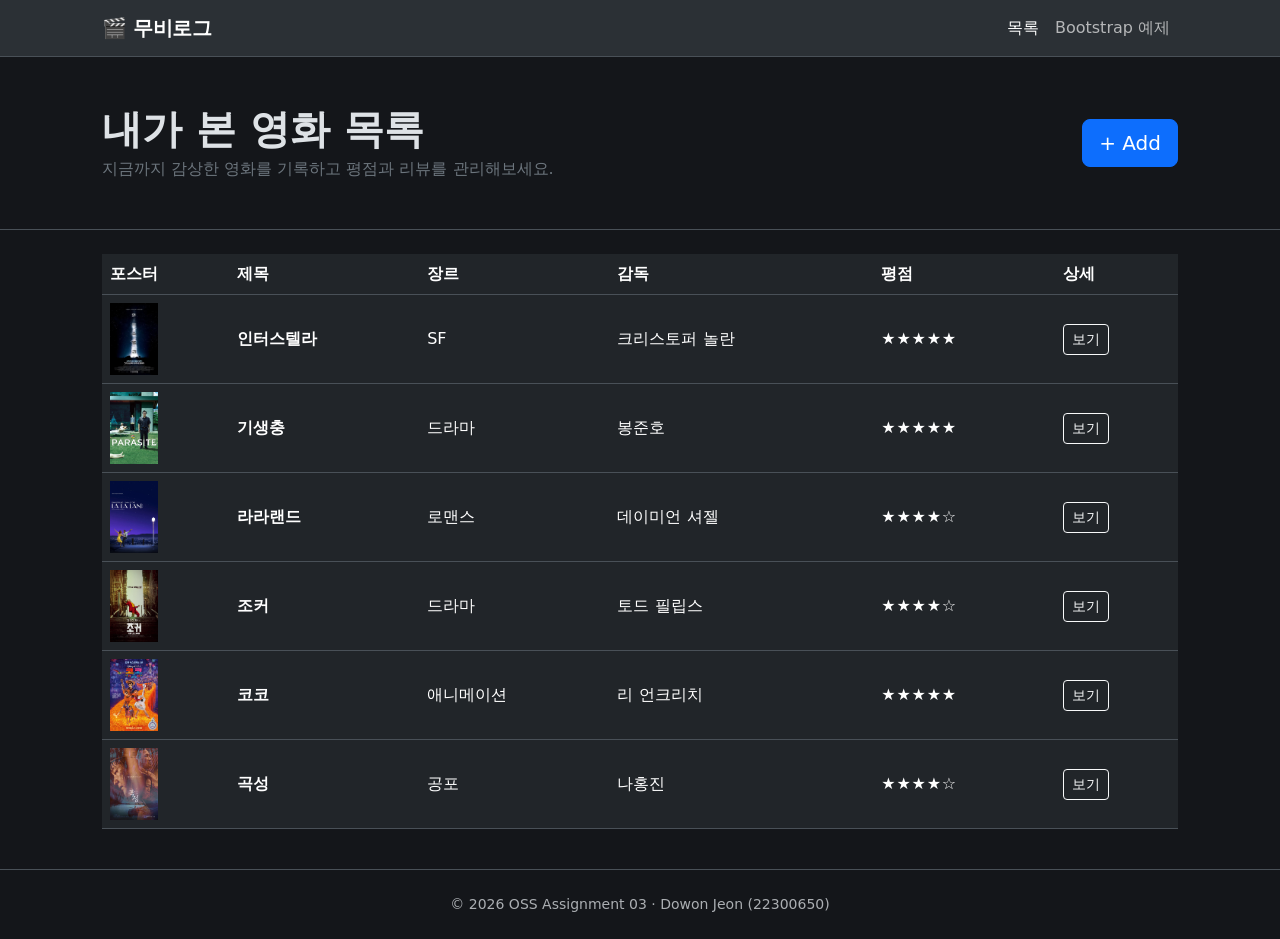
<file: index.html>
<!doctype html>
<html lang="ko" data-bs-theme="dark">
  <head>
    <meta charset="utf-8" />
    <meta name="viewport" content="width=device-width, initial-scale=1" />
    <meta name="description" content="무비로그 - 나만의 영화 감상 기록" />
    <meta name="author" content="jeondowon" />
    <title>무비로그 · 영화 목록</title>
    <link
      href="https://cdn.jsdelivr.net/npm/bootstrap@5.3.3/dist/css/bootstrap.min.css"
      rel="stylesheet"
      integrity="sha384-QWTKZyjpPEjISv5WaRU9OFeRpok6YctnYmDr5pNlyT2bRjXh0JMhjY6hW+ALEwIH"
      crossorigin="anonymous"
    />
    <link rel="stylesheet" href="my.css" />
  </head>
  <body>
    <nav class="navbar navbar-expand-md bg-body-tertiary border-bottom">
      <div class="container page-container">
        <a class="navbar-brand" href="index.html">🎬 무비로그</a>
        <button
          class="navbar-toggler"
          type="button"
          data-bs-toggle="collapse"
          data-bs-target="#navMenu"
          aria-controls="navMenu"
          aria-expanded="false"
          aria-label="메뉴 열기"
        >
          <span class="navbar-toggler-icon"></span>
        </button>
        <div class="collapse navbar-collapse" id="navMenu">
          <ul class="navbar-nav ms-auto">
            <li class="nav-item">
              <a class="nav-link active" aria-current="page" href="index.html"
                >목록</a
              >
            </li>
            <li class="nav-item">
              <a class="nav-link" href="example.html">Bootstrap 예제</a>
            </li>
          </ul>
        </div>
      </div>
    </nav>

    <header class="page-header py-4 py-md-5">
      <div class="container page-container">
        <div
          class="d-flex flex-column flex-sm-row justify-content-between align-items-sm-center gap-3"
        >
          <div>
            <h1 class="page-title fw-bold mb-1">내가 본 영화 목록</h1>
            <p class="text-secondary mb-0">
              지금까지 감상한 영화를 기록하고 평점과 리뷰를 관리해보세요.
            </p>
          </div>
          <a href="add.html" class="btn btn-primary btn-lg">+ Add</a>
        </div>
      </div>
    </header>

    <main class="container page-container py-4">
      <div class="table-responsive d-none d-md-block">
        <table class="table table-hover align-middle movie-table">
          <thead>
            <tr>
              <th scope="col">포스터</th>
              <th scope="col">제목</th>
              <th scope="col">장르</th>
              <th scope="col">감독</th>
              <th scope="col">평점</th>
              <th scope="col">상세</th>
            </tr>
          </thead>
          <tbody>
            <tr>
              <td>
                <img
                  src="images/interstellar.webp"
                  alt="인터스텔라 포스터"
                  width="48"
                  height="72"
                />
              </td>
              <td class="title-cell">인터스텔라</td>
              <td>SF</td>
              <td>크리스토퍼 놀란</td>
              <td class="rating-stars">★★★★★</td>
              <td>
                <a href="view.html" class="btn btn-sm btn-outline-light"
                  >보기</a
                >
              </td>
            </tr>
            <tr>
              <td>
                <img
                  src="images/parasite.webp"
                  alt="기생충 포스터"
                  width="48"
                  height="72"
                />
              </td>
              <td class="title-cell">기생충</td>
              <td>드라마</td>
              <td>봉준호</td>
              <td class="rating-stars">★★★★★</td>
              <td>
                <a href="view.html" class="btn btn-sm btn-outline-light"
                  >보기</a
                >
              </td>
            </tr>
            <tr>
              <td>
                <img
                  src="images/lalaland.webp"
                  alt="라라랜드 포스터"
                  width="48"
                  height="72"
                />
              </td>
              <td class="title-cell">라라랜드</td>
              <td>로맨스</td>
              <td>데이미언 셔젤</td>
              <td class="rating-stars">★★★★☆</td>
              <td>
                <a href="view.html" class="btn btn-sm btn-outline-light"
                  >보기</a
                >
              </td>
            </tr>
            <tr>
              <td>
                <img
                  src="images/joker.webp"
                  alt="조커 포스터"
                  width="48"
                  height="72"
                />
              </td>
              <td class="title-cell">조커</td>
              <td>드라마</td>
              <td>토드 필립스</td>
              <td class="rating-stars">★★★★☆</td>
              <td>
                <a href="view.html" class="btn btn-sm btn-outline-light"
                  >보기</a
                >
              </td>
            </tr>
            <tr>
              <td>
                <img
                  src="images/coco.webp"
                  alt="코코 포스터"
                  width="48"
                  height="72"
                />
              </td>
              <td class="title-cell">코코</td>
              <td>애니메이션</td>
              <td>리 언크리치</td>
              <td class="rating-stars">★★★★★</td>
              <td>
                <a href="view.html" class="btn btn-sm btn-outline-light"
                  >보기</a
                >
              </td>
            </tr>
            <tr>
              <td>
                <img
                  src="images/goksung.webp"
                  alt="곡성 포스터"
                  width="48"
                  height="72"
                />
              </td>
              <td class="title-cell">곡성</td>
              <td>공포</td>
              <td>나홍진</td>
              <td class="rating-stars">★★★★☆</td>
              <td>
                <a href="view.html" class="btn btn-sm btn-outline-light"
                  >보기</a
                >
              </td>
            </tr>
          </tbody>
        </table>
      </div>

      <div class="movie-mobile-list list-group d-md-none">
        <a href="view.html" class="list-group-item list-group-item-action">
          <img
            class="thumb"
            src="images/interstellar.webp"
            alt="인터스텔라 포스터"
          />
          <div>
            <div class="fw-semibold">인터스텔라</div>
            <div class="small text-secondary">SF · 크리스토퍼 놀란</div>
            <div class="rating-stars small">★★★★★</div>
          </div>
        </a>
        <a href="view.html" class="list-group-item list-group-item-action">
          <img class="thumb" src="images/parasite.webp" alt="기생충 포스터" />
          <div>
            <div class="fw-semibold">기생충</div>
            <div class="small text-secondary">드라마 · 봉준호</div>
            <div class="rating-stars small">★★★★★</div>
          </div>
        </a>
        <a href="view.html" class="list-group-item list-group-item-action">
          <img class="thumb" src="images/lalaland.webp" alt="라라랜드 포스터" />
          <div>
            <div class="fw-semibold">라라랜드</div>
            <div class="small text-secondary">로맨스 · 데이미언 셔젤</div>
            <div class="rating-stars small">★★★★☆</div>
          </div>
        </a>
        <a href="view.html" class="list-group-item list-group-item-action">
          <img class="thumb" src="images/joker.webp" alt="조커 포스터" />
          <div>
            <div class="fw-semibold">조커</div>
            <div class="small text-secondary">드라마 · 토드 필립스</div>
            <div class="rating-stars small">★★★★☆</div>
          </div>
        </a>
        <a href="view.html" class="list-group-item list-group-item-action">
          <img class="thumb" src="images/coco.webp" alt="코코 포스터" />
          <div>
            <div class="fw-semibold">코코</div>
            <div class="small text-secondary">애니메이션 · 리 언크리치</div>
            <div class="rating-stars small">★★★★★</div>
          </div>
        </a>
        <a href="view.html" class="list-group-item list-group-item-action">
          <img class="thumb" src="images/goksung.webp" alt="곡성 포스터" />
          <div>
            <div class="fw-semibold">곡성</div>
            <div class="small text-secondary">공포 · 나홍진</div>
            <div class="rating-stars small">★★★★☆</div>
          </div>
        </a>
      </div>
    </main>

    <footer class="site-footer text-center">
      <div class="container page-container">
        &copy; 2026 OSS Assignment 03 · Dowon Jeon (22300650)
      </div>
    </footer>

    <script
      src="https://cdn.jsdelivr.net/npm/bootstrap@5.3.3/dist/js/bootstrap.bundle.min.js"
      integrity="sha384-YvpcrYf0tY3lHB60NNkmXc5s9fDVZLESaAA55NDzOxhy9GkcIdslK1eN7N6jIeHz"
      crossorigin="anonymous"
    ></script>
  </body>
</html>
</file>
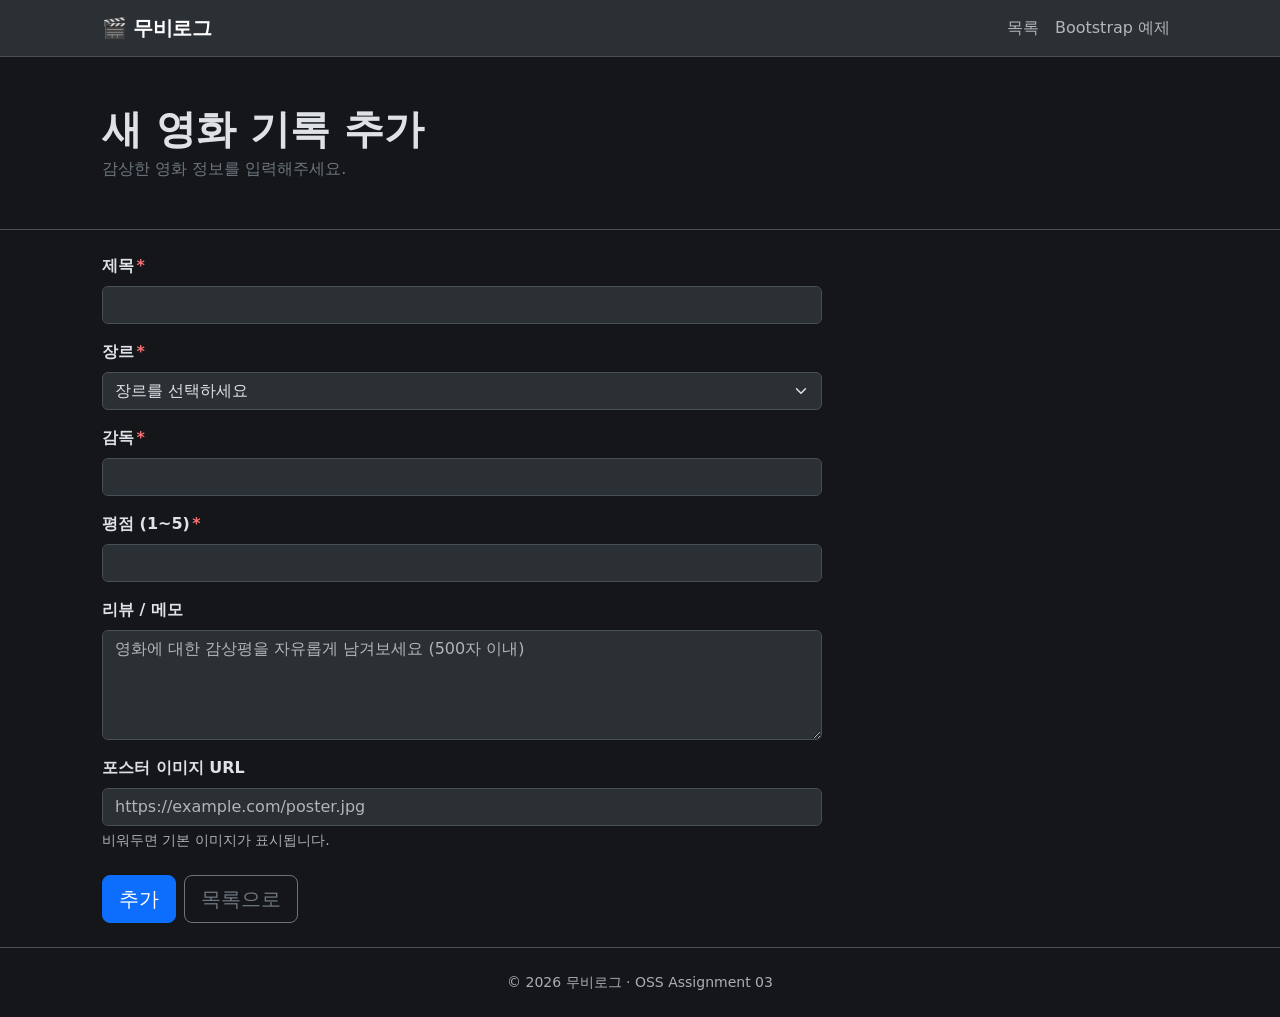
<file: add.html>
<!DOCTYPE html>
<html lang="ko" data-bs-theme="dark">
  <head>
    <meta charset="utf-8" />
    <meta name="viewport" content="width=device-width, initial-scale=1" />
    <meta name="description" content="무비로그 - 영화 기록 추가" />
    <meta name="author" content="jeondowon" />
    <title>무비로그 · 기록 추가</title>
    <link
      href="https://cdn.jsdelivr.net/npm/bootstrap@5.3.3/dist/css/bootstrap.min.css"
      rel="stylesheet"
      integrity="sha384-QWTKZyjpPEjISv5WaRU9OFeRpok6YctnYmDr5pNlyT2bRjXh0JMhjY6hW+ALEwIH"
      crossorigin="anonymous"
    />
    <link rel="stylesheet" href="my.css" />
  </head>
  <body>
    <nav class="navbar navbar-expand-md bg-body-tertiary border-bottom">
      <div class="container page-container">
        <a class="navbar-brand" href="index.html">🎬 무비로그</a>
        <button
          class="navbar-toggler"
          type="button"
          data-bs-toggle="collapse"
          data-bs-target="#navMenu"
          aria-controls="navMenu"
          aria-expanded="false"
          aria-label="메뉴 열기"
        >
          <span class="navbar-toggler-icon"></span>
        </button>
        <div class="collapse navbar-collapse" id="navMenu">
          <ul class="navbar-nav ms-auto">
            <li class="nav-item">
              <a class="nav-link" href="index.html">목록</a>
            </li>
            <li class="nav-item">
              <a class="nav-link" href="example.html">Bootstrap 예제</a>
            </li>
          </ul>
        </div>
      </div>
    </nav>

    <header class="page-header py-4 py-md-5">
      <div class="container page-container">
        <h1 class="page-title fw-bold mb-1">새 영화 기록 추가</h1>
        <p class="text-secondary mb-0">감상한 영화 정보를 입력해주세요.</p>
      </div>
    </header>

    <main class="container page-container py-4">
      <form class="form-card" action="index.html" method="get" onsubmit="return validateAddForm();">
        <div class="mb-3">
          <label for="title" class="form-label">제목<span class="required-mark">*</span></label>
          <input
            type="text"
            class="form-control"
            id="title"
            name="title"
            minlength="1"
            maxlength="80"
            required
          />
        </div>

        <div class="mb-3">
          <label for="genre" class="form-label">장르<span class="required-mark">*</span></label>
          <select class="form-select" id="genre" name="genre" required>
            <option value="" selected disabled>장르를 선택하세요</option>
            <option value="액션">액션</option>
            <option value="드라마">드라마</option>
            <option value="코미디">코미디</option>
            <option value="SF">SF</option>
            <option value="공포">공포</option>
            <option value="로맨스">로맨스</option>
            <option value="애니메이션">애니메이션</option>
            <option value="다큐멘터리">다큐멘터리</option>
            <option value="스릴러">스릴러</option>
            <option value="판타지">판타지</option>
          </select>
        </div>

        <div class="mb-3">
          <label for="director" class="form-label">감독<span class="required-mark">*</span></label>
          <input type="text" class="form-control" id="director" name="director" required />
        </div>

        <div class="mb-3">
          <label for="rating" class="form-label">평점 (1~5)<span class="required-mark">*</span></label>
          <input
            type="number"
            class="form-control"
            id="rating"
            name="rating"
            min="1"
            max="5"
            step="1"
            required
          />
        </div>

        <div class="mb-3">
          <label for="review" class="form-label">리뷰 / 메모</label>
          <textarea
            class="form-control"
            id="review"
            name="review"
            rows="4"
            maxlength="500"
            placeholder="영화에 대한 감상평을 자유롭게 남겨보세요 (500자 이내)"
          ></textarea>
        </div>

        <div class="mb-4">
          <label for="poster" class="form-label">포스터 이미지 URL</label>
          <input
            type="text"
            class="form-control"
            id="poster"
            name="poster"
            placeholder="https://example.com/poster.jpg"
          />
          <div class="form-text">비워두면 기본 이미지가 표시됩니다.</div>
        </div>

        <div class="d-flex gap-2">
          <button type="submit" class="btn btn-primary btn-lg">추가</button>
          <a href="index.html" class="btn btn-outline-secondary btn-lg">목록으로</a>
        </div>
      </form>
    </main>

    <footer class="site-footer text-center">
      <div class="container page-container">
        &copy; 2026 무비로그 · OSS Assignment 03
      </div>
    </footer>

    <script
      src="https://cdn.jsdelivr.net/npm/bootstrap@5.3.3/dist/js/bootstrap.bundle.min.js"
      integrity="sha384-YvpcrYf0tY3lHB60NNkmXc5s9fDVZLESaAA55NDzOxhy9GkcIdslK1eN7N6jIeHz"
      crossorigin="anonymous"
    ></script>
    <script>
      function validateAddForm() {
        const title = document.getElementById("title").value.trim();
        const genre = document.getElementById("genre").value;
        const director = document.getElementById("director").value.trim();
        const rating = document.getElementById("rating").value;
        const poster = document.getElementById("poster").value.trim();

        if (!title || !director || !rating) {
          alert("필수 항목(제목, 감독, 평점)을 모두 입력해주세요.");
          return false;
        }
        if (!genre) {
          alert("장르를 선택해주세요.");
          return false;
        }
        if (title.length < 2 || title.length > 80) {
          alert("제목은 2자 이상 80자 이하로 입력해주세요.");
          return false;
        }
        if (Number(rating) < 1 || Number(rating) > 5) {
          alert("평점은 1점에서 5점 사이로 입력해주세요.");
          return false;
        }
        if (poster && !/^https?:\/\/.+\.(jpg|jpeg|png|gif|webp)$/i.test(poster) && !/^images\/.+\.(jpg|jpeg|png|gif|webp)$/i.test(poster)) {
          alert("포스터 이미지 URL은 http(s):// 로 시작하거나 images/ 경로의 이미지 파일(jpg, png, gif, webp)이어야 합니다.");
          return false;
        }

        alert("게시물이 추가됩니다.");
        return true;
      }
    </script>
  </body>
</html>
</file>
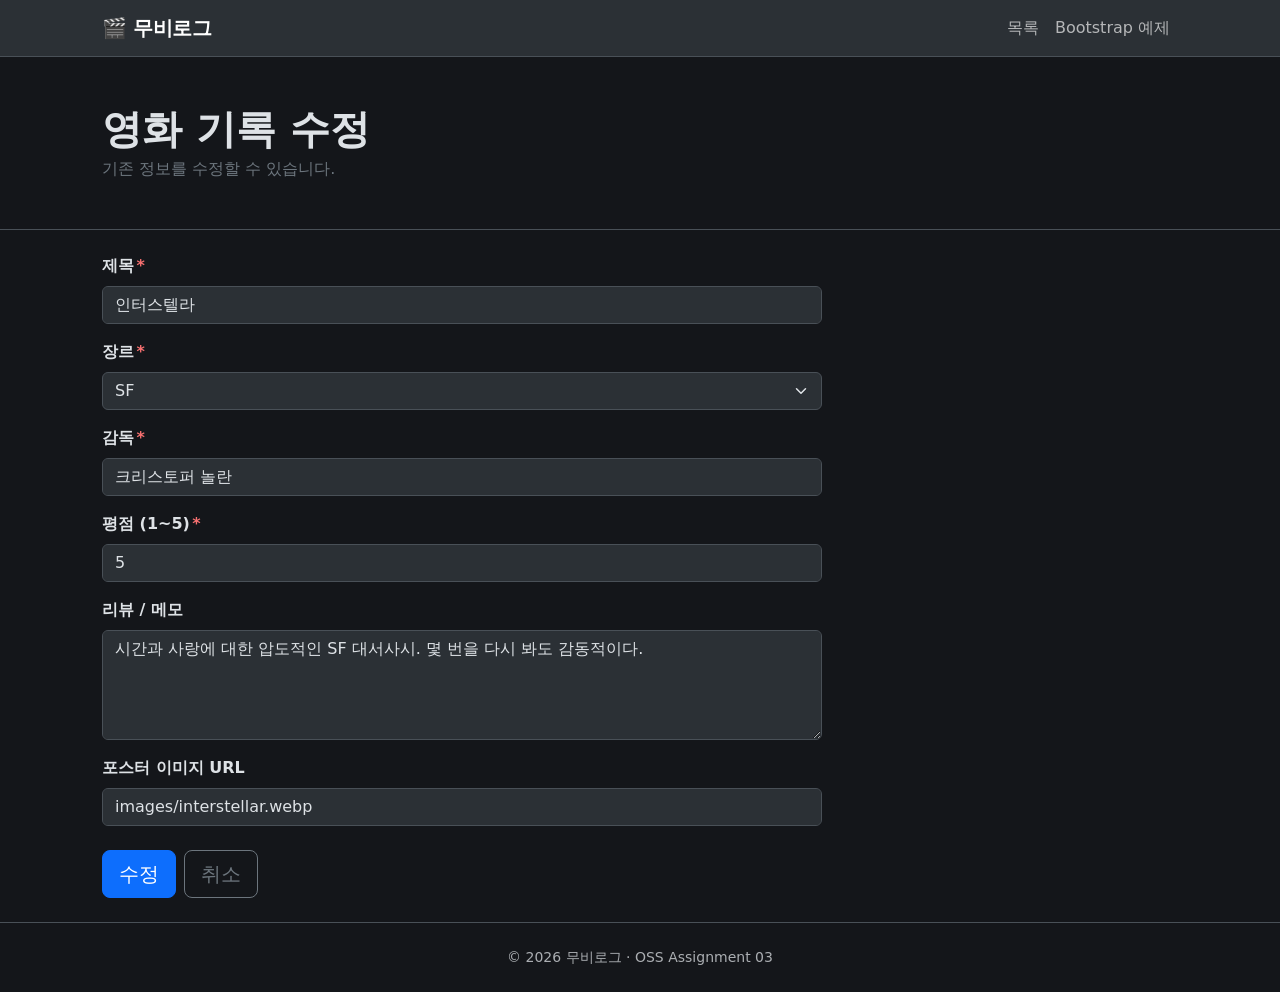
<file: edit.html>
<!doctype html>
<html lang="ko" data-bs-theme="dark">
  <head>
    <meta charset="utf-8" />
    <meta name="viewport" content="width=device-width, initial-scale=1" />
    <meta name="description" content="무비로그 - 영화 기록 수정" />
    <meta name="author" content="jeondowon" />
    <title>무비로그 · 기록 수정</title>
    <link
      href="https://cdn.jsdelivr.net/npm/bootstrap@5.3.3/dist/css/bootstrap.min.css"
      rel="stylesheet"
      integrity="sha384-QWTKZyjpPEjISv5WaRU9OFeRpok6YctnYmDr5pNlyT2bRjXh0JMhjY6hW+ALEwIH"
      crossorigin="anonymous"
    />
    <link rel="stylesheet" href="my.css" />
  </head>
  <body>
    <nav class="navbar navbar-expand-md bg-body-tertiary border-bottom">
      <div class="container page-container">
        <a class="navbar-brand" href="index.html">🎬 무비로그</a>
        <button
          class="navbar-toggler"
          type="button"
          data-bs-toggle="collapse"
          data-bs-target="#navMenu"
          aria-controls="navMenu"
          aria-expanded="false"
          aria-label="메뉴 열기"
        >
          <span class="navbar-toggler-icon"></span>
        </button>
        <div class="collapse navbar-collapse" id="navMenu">
          <ul class="navbar-nav ms-auto">
            <li class="nav-item">
              <a class="nav-link" href="index.html">목록</a>
            </li>
            <li class="nav-item">
              <a class="nav-link" href="example.html">Bootstrap 예제</a>
            </li>
          </ul>
        </div>
      </div>
    </nav>

    <header class="page-header py-4 py-md-5">
      <div class="container page-container">
        <h1 class="page-title fw-bold mb-1">영화 기록 수정</h1>
        <p class="text-secondary mb-0">기존 정보를 수정할 수 있습니다.</p>
      </div>
    </header>

    <main class="container page-container py-4">
      <form
        class="form-card"
        action="view.html"
        method="get"
        onsubmit="return validateEditForm();"
      >
        <div class="mb-3">
          <label for="title" class="form-label"
            >제목<span class="required-mark">*</span></label
          >
          <input
            type="text"
            class="form-control"
            id="title"
            name="title"
            minlength="1"
            maxlength="80"
            value="인터스텔라"
            required
          />
        </div>

        <div class="mb-3">
          <label for="genre" class="form-label"
            >장르<span class="required-mark">*</span></label
          >
          <select class="form-select" id="genre" name="genre" required>
            <option value="액션">액션</option>
            <option value="드라마">드라마</option>
            <option value="코미디">코미디</option>
            <option value="SF" selected>SF</option>
            <option value="공포">공포</option>
            <option value="로맨스">로맨스</option>
            <option value="애니메이션">애니메이션</option>
            <option value="다큐멘터리">다큐멘터리</option>
            <option value="스릴러">스릴러</option>
            <option value="판타지">판타지</option>
          </select>
        </div>

        <div class="mb-3">
          <label for="director" class="form-label"
            >감독<span class="required-mark">*</span></label
          >
          <input
            type="text"
            class="form-control"
            id="director"
            name="director"
            value="크리스토퍼 놀란"
            required
          />
        </div>

        <div class="mb-3">
          <label for="rating" class="form-label"
            >평점 (1~5)<span class="required-mark">*</span></label
          >
          <input
            type="number"
            class="form-control"
            id="rating"
            name="rating"
            min="1"
            max="5"
            step="1"
            value="5"
            required
          />
        </div>

        <div class="mb-3">
          <label for="review" class="form-label">리뷰 / 메모</label>
          <textarea
            class="form-control"
            id="review"
            name="review"
            rows="4"
            maxlength="500"
          >
시간과 사랑에 대한 압도적인 SF 대서사시. 몇 번을 다시 봐도 감동적이다.</textarea
          >
        </div>

        <div class="mb-4">
          <label for="poster" class="form-label">포스터 이미지 URL</label>
          <input
            type="text"
            class="form-control"
            id="poster"
            name="poster"
            value="images/interstellar.webp"
          />
        </div>

        <div class="d-flex gap-2">
          <button type="submit" class="btn btn-primary btn-lg">수정</button>
          <a href="view.html" class="btn btn-outline-secondary btn-lg">취소</a>
        </div>
      </form>
    </main>

    <footer class="site-footer text-center">
      <div class="container page-container">
        &copy; 2026 무비로그 · OSS Assignment 03
      </div>
    </footer>

    <script
      src="https://cdn.jsdelivr.net/npm/bootstrap@5.3.3/dist/js/bootstrap.bundle.min.js"
      integrity="sha384-YvpcrYf0tY3lHB60NNkmXc5s9fDVZLESaAA55NDzOxhy9GkcIdslK1eN7N6jIeHz"
      crossorigin="anonymous"
    ></script>
    <script>
      function validateEditForm() {
        const title = document.getElementById("title").value.trim();
        const genre = document.getElementById("genre").value;
        const director = document.getElementById("director").value.trim();
        const rating = document.getElementById("rating").value;
        const poster = document.getElementById("poster").value.trim();

        if (!title || !director || !rating) {
          alert("필수 항목(제목, 감독, 평점)을 모두 입력해주세요.");
          return false;
        }
        if (!genre) {
          alert("장르를 선택해주세요.");
          return false;
        }
        if (title.length < 2 || title.length > 80) {
          alert("제목은 2자 이상 80자 이하로 입력해주세요.");
          return false;
        }
        if (Number(rating) < 1 || Number(rating) > 5) {
          alert("평점은 1점에서 5점 사이로 입력해주세요.");
          return false;
        }
        if (poster && !/^https?:\/\/.+\.(jpg|jpeg|png|gif|webp)$/i.test(poster) && !/^images\/.+\.(jpg|jpeg|png|gif|webp)$/i.test(poster)) {
          alert("포스터 이미지 URL은 http(s):// 로 시작하거나 images/ 경로의 이미지 파일(jpg, png, gif, webp)이어야 합니다.");
          return false;
        }

        return confirm("게시물을 수정할까요?");
      }
    </script>
  </body>
</html>
</file>
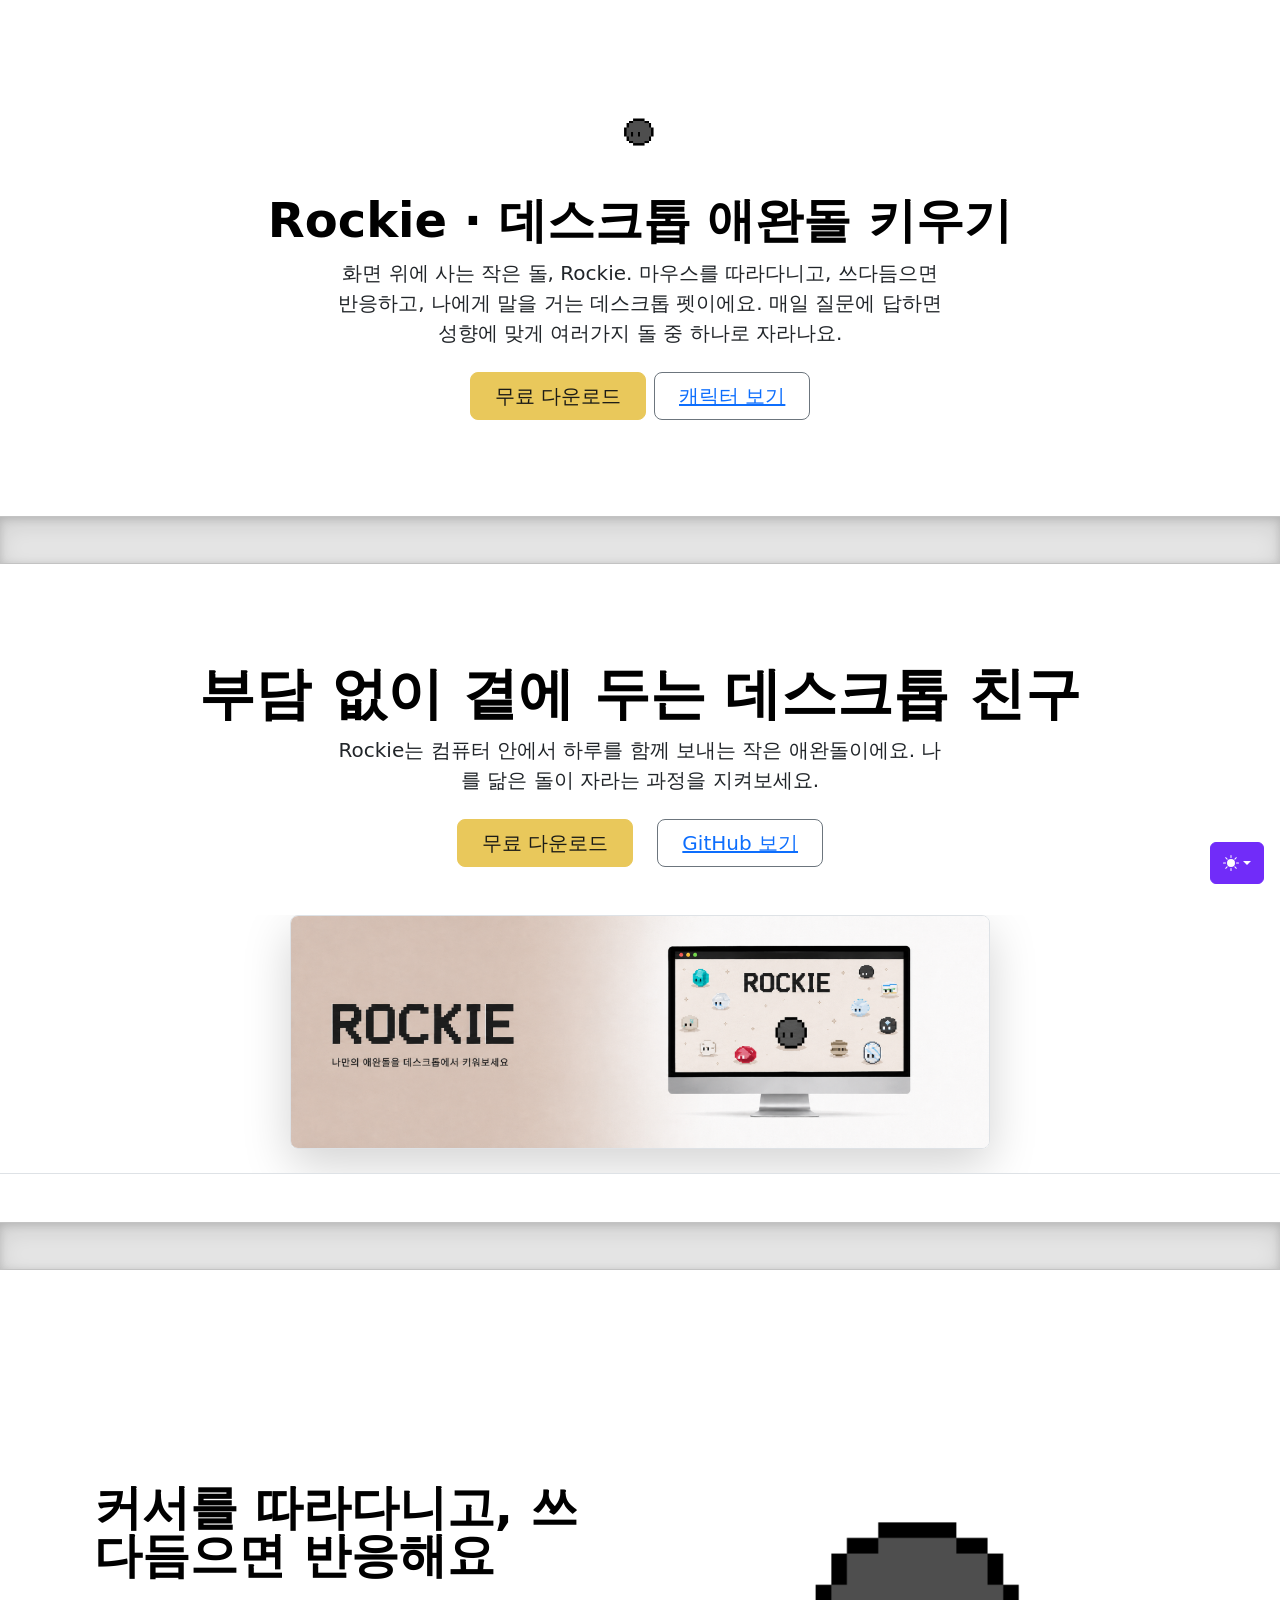
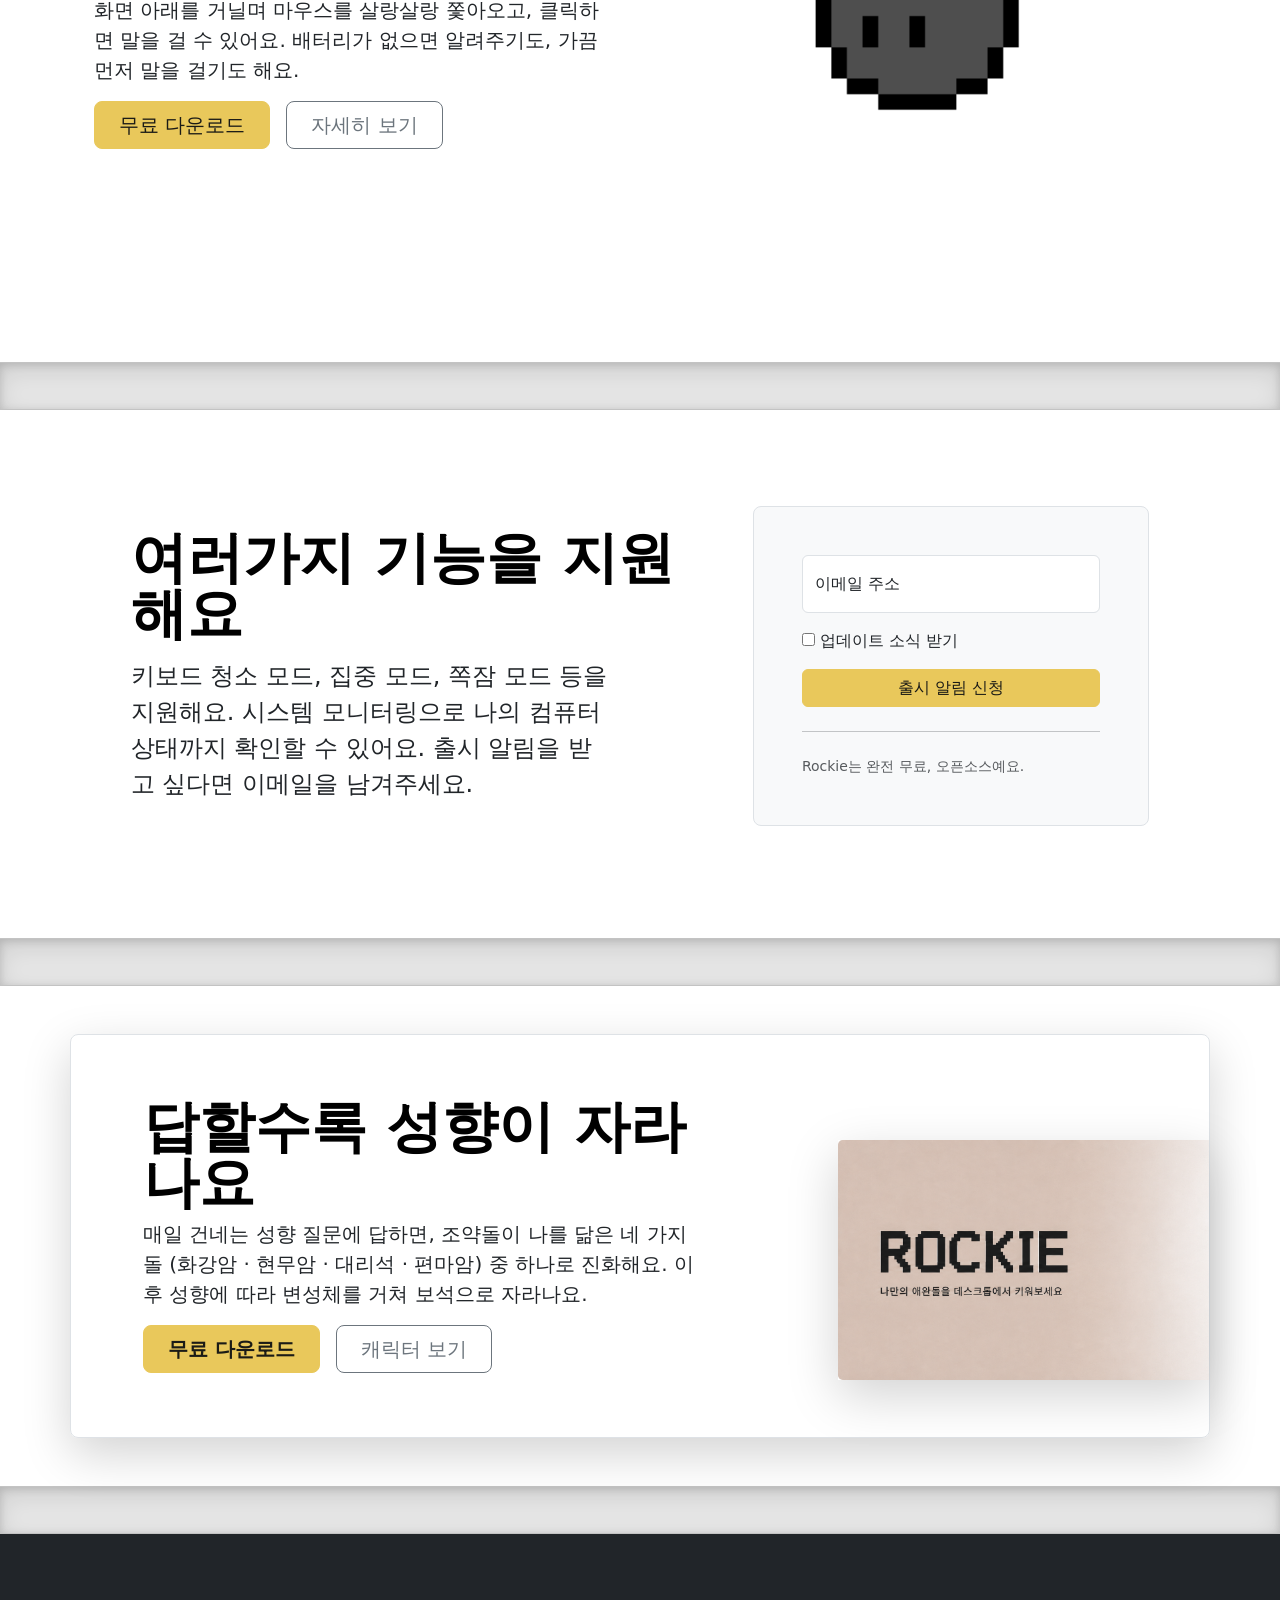
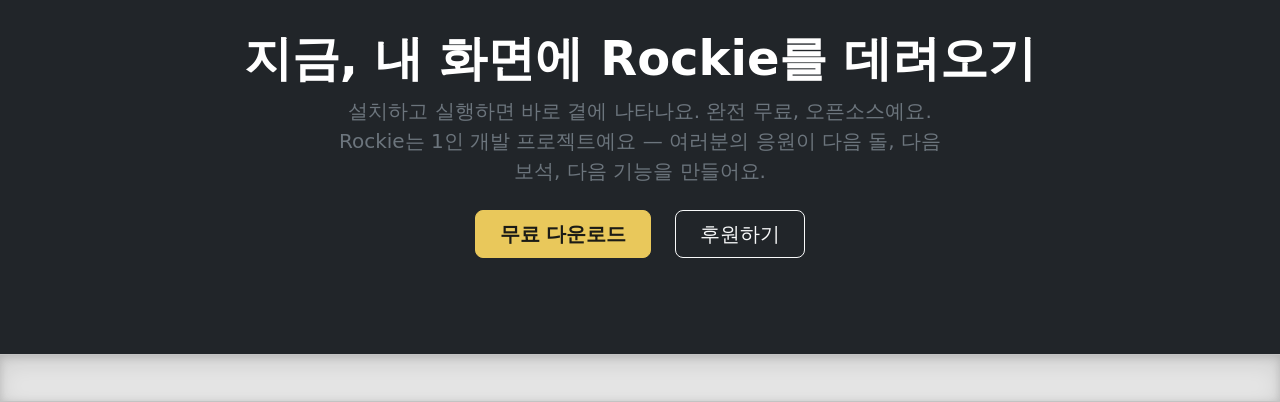
<file: example.html>
<html lang="ko" data-bs-theme="dark">
  <head>
    <meta charset="utf-8" />
    <meta name="viewport" content="width=device-width, initial-scale=1" />
    <meta name="description" content="Rockie - 데스크톱 애완돌 키우기" />
    <meta name="author" content="jeondowon" />
    <title>Rockie · 데스크톱 애완돌 키우기</title>
    <link
      rel="canonical"
      href="https://getbootstrap.com/docs/5.3/examples/heroes/"
    />
    <link
      href="https://cdn.jsdelivr.net/npm/bootstrap@5.3.3/dist/css/bootstrap.min.css"
      rel="stylesheet"
      integrity="sha384-QWTKZyjpPEjISv5WaRU9OFeRpok6YctnYmDr5pNlyT2bRjXh0JMhjY6hW+ALEwIH"
      crossorigin="anonymous"
    />
    <link
      rel="apple-touch-icon"
      href="/docs/5.3/assets/img/favicons/apple-touch-icon.png"
      sizes="180x180"
    />
    <link
      rel="icon"
      href="/docs/5.3/assets/img/favicons/favicon-32x32.png"
      sizes="32x32"
      type="image/png"
    />
    <link
      rel="icon"
      href="/docs/5.3/assets/img/favicons/favicon-16x16.png"
      sizes="16x16"
      type="image/png"
    />
    <link rel="manifest" href="/docs/5.3/assets/img/favicons/manifest.json" />
    <link
      rel="mask-icon"
      href="/docs/5.3/assets/img/favicons/safari-pinned-tab.svg"
      color="#712cf9"
    />
    <link rel="icon" href="/docs/5.3/assets/img/favicons/favicon.ico" />
    <meta name="theme-color" content="#712cf9" />
    <style>
      @media (min-width: 992px) {
        .rounded-lg-3 {
          border-radius: 0.3rem;
        }
      }
    </style>
    <style>
      .bd-placeholder-img {
        font-size: 1.125rem;
        text-anchor: middle;
        -webkit-user-select: none;
        -moz-user-select: none;
        user-select: none;
      }
      @media (min-width: 768px) {
        .bd-placeholder-img-lg {
          font-size: 3.5rem;
        }
      }
      .b-example-divider {
        width: 100%;
        height: 3rem;
        background-color: #0000001a;
        border: solid rgba(0, 0, 0, 0.15);
        border-width: 1px 0;
        box-shadow:
          inset 0 0.5em 1.5em #0000001a,
          inset 0 0.125em 0.5em #00000026;
      }
      .b-example-vr {
        flex-shrink: 0;
        width: 1.5rem;
        height: 100vh;
      }
      .bi {
        vertical-align: -0.125em;
        fill: currentColor;
      }
      .nav-scroller {
        position: relative;
        z-index: 2;
        height: 2.75rem;
        overflow-y: hidden;
      }
      .nav-scroller .nav {
        display: flex;
        flex-wrap: nowrap;
        padding-bottom: 1rem;
        margin-top: -1px;
        overflow-x: auto;
        text-align: center;
        white-space: nowrap;
        -webkit-overflow-scrolling: touch;
      }
      .btn-bd-primary {
        --bd-violet-bg: #712cf9;
        --bd-violet-rgb: 112.520718, 44.062154, 249.437846;
        --bs-btn-font-weight: 600;
        --bs-btn-color: var(--bs-white);
        --bs-btn-bg: var(--bd-violet-bg);
        --bs-btn-border-color: var(--bd-violet-bg);
        --bs-btn-hover-color: var(--bs-white);
        --bs-btn-hover-bg: #6528e0;
        --bs-btn-hover-border-color: #6528e0;
        --bs-btn-focus-shadow-rgb: var(--bd-violet-rgb);
        --bs-btn-active-color: var(--bs-btn-hover-color);
        --bs-btn-active-bg: #5a23c8;
        --bs-btn-active-border-color: #5a23c8;
      }
      .btn-rockie {
        --bs-btn-color: #1b1b16;
        --bs-btn-bg: #e9c85b;
        --bs-btn-border-color: #e9c85b;
        --bs-btn-hover-color: #1b1b16;
        --bs-btn-hover-bg: #f0d478;
        --bs-btn-hover-border-color: #f0d478;
        --bs-btn-focus-shadow-rgb: 233, 200, 91;
        --bs-btn-active-color: #1b1b16;
        --bs-btn-active-bg: #dab94e;
        --bs-btn-active-border-color: #dab94e;
      }
      .bd-mode-toggle {
        z-index: 1500;
      }
      .bd-mode-toggle .bi {
        width: 1em;
        height: 1em;
      }
      .bd-mode-toggle .dropdown-menu .active .bi {
        display: block !important;
      }
    </style>
  </head>
  <body>
    <svg xmlns="http://www.w3.org/2000/svg" class="d-none">
      <symbol id="check2" viewBox="0 0 16 16">
        <path
          d="M13.854 3.646a.5.5 0 0 1 0 .708l-7 7a.5.5 0 0 1-.708 0l-3.5-3.5a.5.5 0 1 1 .708-.708L6.5 10.293l6.646-6.647a.5.5 0 0 1 .708 0z"
        ></path>
      </symbol>
      <symbol id="circle-half" viewBox="0 0 16 16">
        <path
          d="M8 15A7 7 0 1 0 8 1v14zm0 1A8 8 0 1 1 8 0a8 8 0 0 1 0 16z"
        ></path>
      </symbol>
      <symbol id="moon-stars-fill" viewBox="0 0 16 16">
        <path
          d="M6 .278a.768.768 0 0 1 .08.858 7.208 7.208 0 0 0-.878 3.46c0 4.021 3.278 7.277 7.318 7.277.527 0 1.04-.055 1.533-.16a.787.787 0 0 1 .81.316.733.733 0 0 1-.031.893A8.349 8.349 0 0 1 8.344 16C3.734 16 0 12.286 0 7.71 0 4.266 2.114 1.312 5.124.06A.752.752 0 0 1 6 .278z"
        ></path>
        <path
          d="M10.794 3.148a.217.217 0 0 1 .412 0l.387 1.162c.173.518.579.924 1.097 1.097l1.162.387a.217.217 0 0 1 0 .412l-1.162.387a1.734 1.734 0 0 0-1.097 1.097l-.387 1.162a.217.217 0 0 1-.412 0l-.387-1.162A1.734 1.734 0 0 0 9.31 6.593l-1.162-.387a.217.217 0 0 1 0-.412l1.162-.387a1.734 1.734 0 0 0 1.097-1.097l.387-1.162zM13.863.099a.145.145 0 0 1 .274 0l.258.774c.115.346.386.617.732.732l.774.258a.145.145 0 0 1 0 .274l-.774.258a1.156 1.156 0 0 0-.732.732l-.258.774a.145.145 0 0 1-.274 0l-.258-.774a1.156 1.156 0 0 0-.732-.732l-.774-.258a.145.145 0 0 1 0-.274l.774-.258c.346-.115.617-.386.732-.732L13.863.1z"
        ></path>
      </symbol>
      <symbol id="sun-fill" viewBox="0 0 16 16">
        <path
          d="M8 12a4 4 0 1 0 0-8 4 4 0 0 0 0 8zM8 0a.5.5 0 0 1 .5.5v2a.5.5 0 0 1-1 0v-2A.5.5 0 0 1 8 0zm0 13a.5.5 0 0 1 .5.5v2a.5.5 0 0 1-1 0v-2A.5.5 0 0 1 8 13zm8-5a.5.5 0 0 1-.5.5h-2a.5.5 0 0 1 0-1h2a.5.5 0 0 1 .5.5zM3 8a.5.5 0 0 1-.5.5h-2a.5.5 0 0 1 0-1h2A.5.5 0 0 1 3 8zm10.657-5.657a.5.5 0 0 1 0 .707l-1.414 1.415a.5.5 0 1 1-.707-.708l1.414-1.414a.5.5 0 0 1 .707 0zm-9.193 9.193a.5.5 0 0 1 0 .707L3.05 13.657a.5.5 0 0 1-.707-.707l1.414-1.414a.5.5 0 0 1 .707 0zm9.193 2.121a.5.5 0 0 1-.707 0l-1.414-1.414a.5.5 0 0 1 .707-.707l1.414 1.414a.5.5 0 0 1 0 .707zM4.464 4.465a.5.5 0 0 1-.707 0L2.343 3.05a.5.5 0 1 1 .707-.707l1.414 1.414a.5.5 0 0 1 0 .708z"
        ></path>
      </symbol>
    </svg>
    <div
      class="dropdown position-fixed bottom-0 end-0 mb-3 me-3 bd-mode-toggle"
    >
      <button
        class="btn btn-bd-primary py-2 dropdown-toggle d-flex align-items-center"
        id="bd-theme"
        type="button"
        aria-expanded="false"
        data-bs-toggle="dropdown"
        aria-label="Toggle theme (dark)"
      >
        <svg class="bi my-1 theme-icon-active" aria-hidden="true">
          <use href="#moon-stars-fill"></use>
        </svg>
        <span class="visually-hidden" id="bd-theme-text">Toggle theme</span>
      </button>
      <ul
        class="dropdown-menu dropdown-menu-end shadow"
        aria-labelledby="bd-theme-text"
      >
        <li>
          <button
            type="button"
            class="dropdown-item d-flex align-items-center"
            data-bs-theme-value="light"
            aria-pressed="false"
          >
            <svg class="bi me-2 opacity-50" aria-hidden="true">
              <use href="#sun-fill"></use>
            </svg>
            Light
            <svg class="bi ms-auto d-none" aria-hidden="true">
              <use href="#check2"></use>
            </svg>
          </button>
        </li>
        <li>
          <button
            type="button"
            class="dropdown-item d-flex align-items-center active"
            data-bs-theme-value="dark"
            aria-pressed="true"
          >
            <svg class="bi me-2 opacity-50" aria-hidden="true">
              <use href="#moon-stars-fill"></use>
            </svg>
            Dark
            <svg class="bi ms-auto d-none" aria-hidden="true">
              <use href="#check2"></use>
            </svg>
          </button>
        </li>
        <li>
          <button
            type="button"
            class="dropdown-item d-flex align-items-center"
            data-bs-theme-value="auto"
            aria-pressed="false"
          >
            <svg class="bi me-2 opacity-50" aria-hidden="true">
              <use href="#circle-half"></use>
            </svg>
            Auto
            <svg class="bi ms-auto d-none" aria-hidden="true">
              <use href="#check2"></use>
            </svg>
          </button>
        </li>
      </ul>
    </div>
    <main>
      <h1 class="visually-hidden">Rockie 소개</h1>
      <div class="px-4 py-5 my-5 text-center">
        <img
          class="d-block mx-auto mb-4"
          src="images/rockie_icon.png"
          alt="Rockie 아이콘"
          width="72"
          height="72"
        />
        <h1 class="display-5 fw-bold text-body-emphasis">
          Rockie · 데스크톱 애완돌 키우기
        </h1>
        <div class="col-lg-6 mx-auto">
          <p class="lead mb-4">
            화면 위에 사는 작은 돌, Rockie. 마우스를 따라다니고, 쓰다듬으면
            반응하고, 나에게 말을 거는 데스크톱 펫이에요. 매일 질문에 답하면
            성향에 맞게 여러가지 돌 중 하나로 자라나요.
          </p>
          <div class="d-grid gap-2 d-sm-flex justify-content-sm-center">
            <button type="button" class="btn btn-rockie btn-lg px-4 gap-3">
              무료 다운로드
            </button>
            <button type="button" class="btn btn-outline-secondary btn-lg px-4">
              <a href="https://jeondowon.com/rockie" target="_blank">
                캐릭터 보기
              </a>
            </button>
          </div>
        </div>
      </div>
      <div class="b-example-divider"></div>
      <div class="px-4 pt-5 my-5 text-center border-bottom">
        <h1 class="display-4 fw-bold text-body-emphasis">
          부담 없이 곁에 두는 데스크톱 친구
        </h1>
        <div class="col-lg-6 mx-auto">
          <p class="lead mb-4">
            Rockie는 컴퓨터 안에서 하루를 함께 보내는 작은 애완돌이에요. 나를
            닮은 돌이 자라는 과정을 지켜보세요.
          </p>
          <div class="d-grid gap-2 d-sm-flex justify-content-sm-center mb-5">
            <button type="button" class="btn btn-rockie btn-lg px-4 me-sm-3">
              무료 다운로드
            </button>
            <button type="button" class="btn btn-outline-secondary btn-lg px-4">
              <a href="https://github.com/jeondowon/rockie" target="_blank">
                GitHub 보기
              </a>
            </button>
          </div>
        </div>
        <div class="overflow-hidden" style="max-height: 30vh">
          <div class="container px-5">
            <img
              src="images/rockie.png"
              class="img-fluid border rounded-3 shadow-lg mb-4"
              alt="Rockie 앱 스크린샷"
              width="700"
              height="500"
              loading="lazy"
            />
          </div>
        </div>
      </div>
      <div class="b-example-divider"></div>
      <div class="container col-xxl-8 px-4 py-5">
        <div class="row flex-lg-row-reverse align-items-center g-5 py-5">
          <div class="col-10 col-sm-8 col-lg-6">
            <img
              src="images/rockie_smile.gif"
              class="d-block mx-lg-auto img-fluid"
              alt="쓰다듬으면 웃는 Rockie"
              width="500"
              height="500"
              loading="lazy"
            />
          </div>
          <div class="col-lg-6">
            <h1 class="display-5 fw-bold text-body-emphasis lh-1 mb-3">
              커서를 따라다니고, 쓰다듬으면 반응해요
            </h1>
            <p class="lead">
              화면 아래를 거닐며 마우스를 살랑살랑 쫓아오고, 클릭하면 말을 걸 수
              있어요. 배터리가 없으면 알려주기도, 가끔 먼저 말을 걸기도 해요.
            </p>
            <div class="d-grid gap-2 d-md-flex justify-content-md-start">
              <button type="button" class="btn btn-rockie btn-lg px-4 me-md-2">
                무료 다운로드
              </button>
              <button
                type="button"
                class="btn btn-outline-secondary btn-lg px-4"
              >
                자세히 보기
              </button>
            </div>
          </div>
        </div>
      </div>
      <div class="b-example-divider"></div>
      <div class="container col-xl-10 col-xxl-8 px-4 py-5">
        <div class="row align-items-center g-lg-5 py-5">
          <div class="col-lg-7 text-center text-lg-start">
            <h1 class="display-4 fw-bold lh-1 text-body-emphasis mb-3">
              여러가지 기능을 지원해요
            </h1>
            <p class="col-lg-10 fs-4">
              키보드 청소 모드, 집중 모드, 쪽잠 모드 등을 지원해요. 시스템
              모니터링으로 나의 컴퓨터 상태까지 확인할 수 있어요. 출시 알림을
              받고 싶다면 이메일을 남겨주세요.
            </p>
          </div>
          <div class="col-md-10 mx-auto col-lg-5">
            <form class="p-4 p-md-5 border rounded-3 bg-body-tertiary">
              <div class="form-floating mb-3">
                <input
                  type="email"
                  class="form-control"
                  id="floatingInput"
                  placeholder="name@example.com"
                />
                <label for="floatingInput">이메일 주소</label>
              </div>
              <div class="checkbox mb-3">
                <label>
                  <input type="checkbox" value="notify-me" /> 업데이트 소식 받기
                </label>
              </div>
              <button class="w-100 btn btn-rockie btn-primary" type="submit">
                출시 알림 신청
              </button>
              <hr class="my-4" />
              <small class="text-body-secondary"
                >Rockie는 완전 무료, 오픈소스예요.</small
              >
            </form>
          </div>
        </div>
      </div>
      <div class="b-example-divider"></div>
      <div class="container my-5">
        <div
          class="row p-4 pb-0 pe-lg-0 pt-lg-5 align-items-center rounded-3 border shadow-lg"
        >
          <div class="col-lg-7 p-3 p-lg-5 pt-lg-3">
            <h1 class="display-4 fw-bold lh-1 text-body-emphasis">
              답할수록 성향이 자라나요
            </h1>
            <p class="lead">
              매일 건네는 성향 질문에 답하면, 조약돌이 나를 닮은 네 가지 돌
              (화강암 · 현무암 · 대리석 · 편마암) 중 하나로 진화해요. 이후
              성향에 따라 변성체를 거쳐 보석으로 자라나요.
            </p>
            <div
              class="d-grid gap-2 d-md-flex justify-content-md-start mb-4 mb-lg-3"
            >
              <button
                type="button"
                class="btn btn-rockie btn-lg px-4 me-md-2 fw-bold"
              >
                무료 다운로드
              </button>
              <button
                type="button"
                class="btn btn-outline-secondary btn-lg px-4"
              >
                캐릭터 보기
              </button>
            </div>
          </div>
          <div class="col-lg-4 offset-lg-1 p-0 overflow-hidden shadow-lg">
            <img
              class="rounded-lg-3"
              src="images/rockie.png"
              alt="Rockie 앱 스크린샷"
              width="720"
            />
          </div>
        </div>
      </div>
      <div class="b-example-divider"></div>
      <div class="bg-dark text-secondary px-4 py-5 text-center">
        <div class="py-5">
          <h1 class="display-5 fw-bold text-white">
            지금, 내 화면에 Rockie를 데려오기
          </h1>
          <div class="col-lg-6 mx-auto">
            <p class="fs-5 mb-4">
              설치하고 실행하면 바로 곁에 나타나요. 완전 무료, 오픈소스예요.
              Rockie는 1인 개발 프로젝트예요 — 여러분의 응원이 다음 돌, 다음
              보석, 다음 기능을 만들어요.
            </p>
            <div class="d-grid gap-2 d-sm-flex justify-content-sm-center">
              <button
                type="button"
                class="btn btn-rockie btn-lg px-4 me-sm-3 fw-bold"
              >
                무료 다운로드
              </button>
              <button type="button" class="btn btn-outline-light btn-lg px-4">
                후원하기
              </button>
            </div>
          </div>
        </div>
      </div>
      <div class="b-example-divider mb-0"></div>
    </main>
    <script
      src="https://cdn.jsdelivr.net/npm/bootstrap@5.3.3/dist/js/bootstrap.bundle.min.js"
      integrity="sha384-YvpcrYf0tY3lHB60NNkmXc5s9fDVZLESaAA55NDzOxhy9GkcIdslK1eN7N6jIeHz"
      crossorigin="anonymous"
    ></script>
    <script>
      (() => {
        "use strict";

        const getStoredTheme = () => localStorage.getItem("theme");
        const setStoredTheme = (theme) => localStorage.setItem("theme", theme);

        const getPreferredTheme = () => {
          const storedTheme = getStoredTheme();
          if (storedTheme) {
            return storedTheme;
          }
          return window.matchMedia("(prefers-color-scheme: dark)").matches
            ? "dark"
            : "light";
        };

        const setTheme = (theme) => {
          if (theme === "auto") {
            document.documentElement.setAttribute(
              "data-bs-theme",
              window.matchMedia("(prefers-color-scheme: dark)").matches
                ? "dark"
                : "light",
            );
          } else {
            document.documentElement.setAttribute("data-bs-theme", theme);
          }
        };

        setTheme(getPreferredTheme());

        const showActiveTheme = (theme, focus = false) => {
          const themeSwitcher = document.querySelector("#bd-theme");

          if (!themeSwitcher) {
            return;
          }

          const themeSwitcherText = document.querySelector("#bd-theme-text");
          const activeThemeIcon = document.querySelector(
            ".theme-icon-active use",
          );
          const btnToActive = document.querySelector(
            `[data-bs-theme-value="${theme}"]`,
          );
          const svgOfActiveBtn = btnToActive
            .querySelector("svg use")
            .getAttribute("href");

          document
            .querySelectorAll("[data-bs-theme-value]")
            .forEach((element) => {
              element.classList.remove("active");
              element.setAttribute("aria-pressed", "false");
            });

          btnToActive.classList.add("active");
          btnToActive.setAttribute("aria-pressed", "true");
          activeThemeIcon.setAttribute("href", svgOfActiveBtn);
          const themeSwitcherLabel = `${themeSwitcherText.textContent} (${btnToActive.dataset.bsThemeValue})`;
          themeSwitcher.setAttribute("aria-label", themeSwitcherLabel);

          if (focus) {
            themeSwitcher.focus();
          }
        };

        window
          .matchMedia("(prefers-color-scheme: dark)")
          .addEventListener("change", () => {
            const storedTheme = getStoredTheme();
            if (storedTheme !== "light" && storedTheme !== "dark") {
              setTheme(getPreferredTheme());
            }
          });

        window.addEventListener("DOMContentLoaded", () => {
          showActiveTheme(getPreferredTheme());

          document
            .querySelectorAll("[data-bs-theme-value]")
            .forEach((toggle) => {
              toggle.addEventListener("click", () => {
                const theme = toggle.getAttribute("data-bs-theme-value");
                setStoredTheme(theme);
                setTheme(theme);
                showActiveTheme(theme, true);
              });
            });
        });
      })();
    </script>
  </body>
</html>
</file>
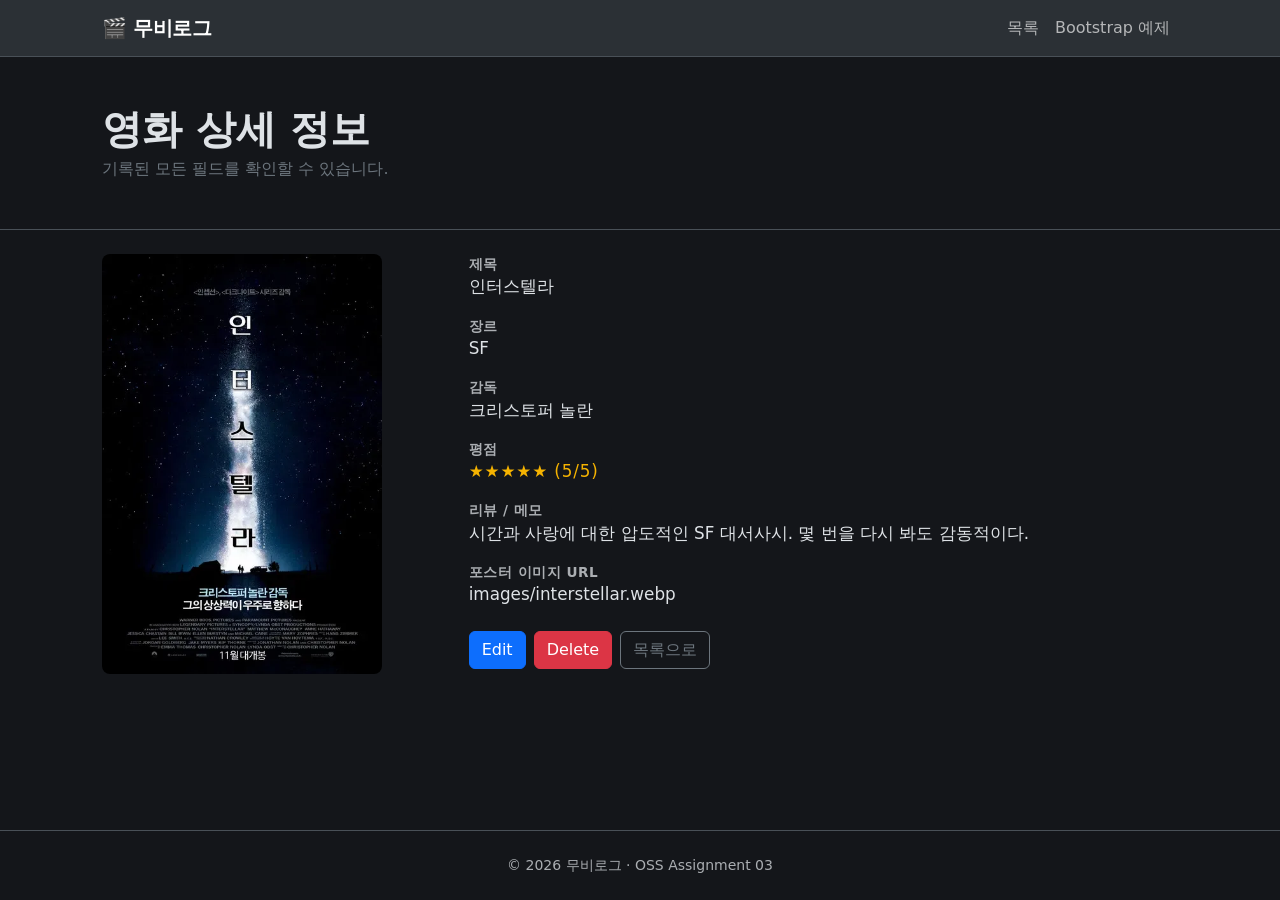
<file: view.html>
<!DOCTYPE html>
<html lang="ko" data-bs-theme="dark">
  <head>
    <meta charset="utf-8" />
    <meta name="viewport" content="width=device-width, initial-scale=1" />
    <meta name="description" content="무비로그 - 영화 상세 정보" />
    <meta name="author" content="jeondowon" />
    <title>무비로그 · 상세 정보</title>
    <link
      href="https://cdn.jsdelivr.net/npm/bootstrap@5.3.3/dist/css/bootstrap.min.css"
      rel="stylesheet"
      integrity="sha384-QWTKZyjpPEjISv5WaRU9OFeRpok6YctnYmDr5pNlyT2bRjXh0JMhjY6hW+ALEwIH"
      crossorigin="anonymous"
    />
    <link rel="stylesheet" href="my.css" />
  </head>
  <body>
    <nav class="navbar navbar-expand-md bg-body-tertiary border-bottom">
      <div class="container page-container">
        <a class="navbar-brand" href="index.html">🎬 무비로그</a>
        <button
          class="navbar-toggler"
          type="button"
          data-bs-toggle="collapse"
          data-bs-target="#navMenu"
          aria-controls="navMenu"
          aria-expanded="false"
          aria-label="메뉴 열기"
        >
          <span class="navbar-toggler-icon"></span>
        </button>
        <div class="collapse navbar-collapse" id="navMenu">
          <ul class="navbar-nav ms-auto">
            <li class="nav-item">
              <a class="nav-link" href="index.html">목록</a>
            </li>
            <li class="nav-item">
              <a class="nav-link" href="example.html">Bootstrap 예제</a>
            </li>
          </ul>
        </div>
      </div>
    </nav>

    <header class="page-header py-4 py-md-5">
      <div class="container page-container">
        <h1 class="page-title fw-bold mb-1">영화 상세 정보</h1>
        <p class="text-secondary mb-0">기록된 모든 필드를 확인할 수 있습니다.</p>
      </div>
    </header>

    <main class="container page-container py-4">
      <div class="row g-4">
        <div class="col-12 col-sm-5 col-md-4">
          <img
            class="detail-poster"
            src="images/interstellar.webp"
            alt="인터스텔라 포스터"
          />
        </div>
        <div class="col-12 col-sm-7 col-md-8">
          <dl class="detail-field">
            <dt>제목</dt>
            <dd>인터스텔라</dd>

            <dt>장르</dt>
            <dd>SF</dd>

            <dt>감독</dt>
            <dd>크리스토퍼 놀란</dd>

            <dt>평점</dt>
            <dd class="rating-stars">★★★★★ (5/5)</dd>

            <dt>리뷰 / 메모</dt>
            <dd>시간과 사랑에 대한 압도적인 SF 대서사시. 몇 번을 다시 봐도 감동적이다.</dd>

            <dt>포스터 이미지 URL</dt>
            <dd class="text-break">images/interstellar.webp</dd>
          </dl>

          <div class="d-flex gap-2 mt-4">
            <a href="edit.html" class="btn btn-primary">Edit</a>
            <a
              href="index.html"
              class="btn btn-danger"
              onclick="return confirm('정말 이 기록을 삭제하시겠습니까?');"
              >Delete</a
            >
            <a href="index.html" class="btn btn-outline-secondary">목록으로</a>
          </div>
        </div>
      </div>
    </main>

    <footer class="site-footer text-center">
      <div class="container page-container">
        &copy; 2026 무비로그 · OSS Assignment 03
      </div>
    </footer>

    <script
      src="https://cdn.jsdelivr.net/npm/bootstrap@5.3.3/dist/js/bootstrap.bundle.min.js"
      integrity="sha384-YvpcrYf0tY3lHB60NNkmXc5s9fDVZLESaAA55NDzOxhy9GkcIdslK1eN7N6jIeHz"
      crossorigin="anonymous"
    ></script>
  </body>
</html>
</file>
<file: my.css>
/* ===== 공통 레이아웃 ===== */
body {
  min-height: 100vh;
  display: flex;
  flex-direction: column;
  background-color: #14161a;
}

main {
  flex: 1 0 auto;
}

.page-container {
  max-width: 1100px;
}
/* ===== Navigation ===== */

.navbar-brand {
  font-weight: 700;
  letter-spacing: -0.02em;
}

.navbar .nav-link {
  font-weight: 500;
}

/* ===== Header / Footer ===== */
.page-header {
  border-bottom: 1px solid var(--bs-border-color);
}

.site-footer {
  border-top: 1px solid var(--bs-border-color);
  padding: 1.5rem 0;
  font-size: 0.875rem;
  color: var(--bs-secondary-color);
}

/* ===== Card (영화 포스터 카드) ===== */
.movie-card {
  height: 100%;
  transition:
    transform 0.15s ease,
    box-shadow 0.15s ease;
  text-decoration: none;
  color: inherit;
}

.movie-card:hover {
  transform: translateY(-4px);
  box-shadow: 0 0.5rem 1rem rgba(0, 0, 0, 0.35);
  color: inherit;
}

.movie-card .poster-wrap {
  aspect-ratio: 2 / 3;
  overflow: hidden;
  background-color: var(--bs-tertiary-bg);
}

.movie-card .poster-wrap img {
  width: 100%;
  height: 100%;
  object-fit: cover;
}

.rating-stars {
  color: #f5b301;
  letter-spacing: 0.05em;
}

/* ===== Table / List ===== */
.movie-table th {
  white-space: nowrap;
}

.movie-table td.title-cell {
  font-weight: 600;
}

.movie-mobile-list .list-group-item {
  display: flex;
  gap: 0.75rem;
  align-items: center;
  text-decoration: none;
}

.movie-mobile-list .thumb {
  width: 48px;
  height: 72px;
  object-fit: cover;
  border-radius: 0.25rem;
  flex-shrink: 0;
}

/* ===== Form / Input / Select / Button ===== */
.form-label {
  font-weight: 600;
}

.required-mark {
  color: #f87171;
  margin-left: 0.15rem;
}

.form-control,
.form-select {
  background-color: var(--bs-tertiary-bg);
}

.btn {
  font-weight: 500;
}

.form-card {
  max-width: 720px;
}

/* ===== View Page 상세 정보 ===== */
.detail-poster {
  width: 100%;
  max-width: 280px;
  aspect-ratio: 2 / 3;
  object-fit: cover;
  border-radius: 0.5rem;
}

.detail-field dt {
  color: var(--bs-secondary-color);
  font-size: 0.85rem;
  text-transform: uppercase;
  letter-spacing: 0.04em;
}

.detail-field dd {
  font-size: 1.05rem;
  margin-bottom: 1rem;
}

/* ===== Responsive Web Design ===== */
@media (max-width: 575.98px) {
  .page-container {
    padding-left: 1rem;
    padding-right: 1rem;
  }

  h1.page-title {
    font-size: 1.5rem;
  }

  .form-card {
    max-width: 100%;
  }
}

@media (min-width: 576px) and (max-width: 991.98px) {
  .detail-poster {
    max-width: 220px;
  }
}
</file>
